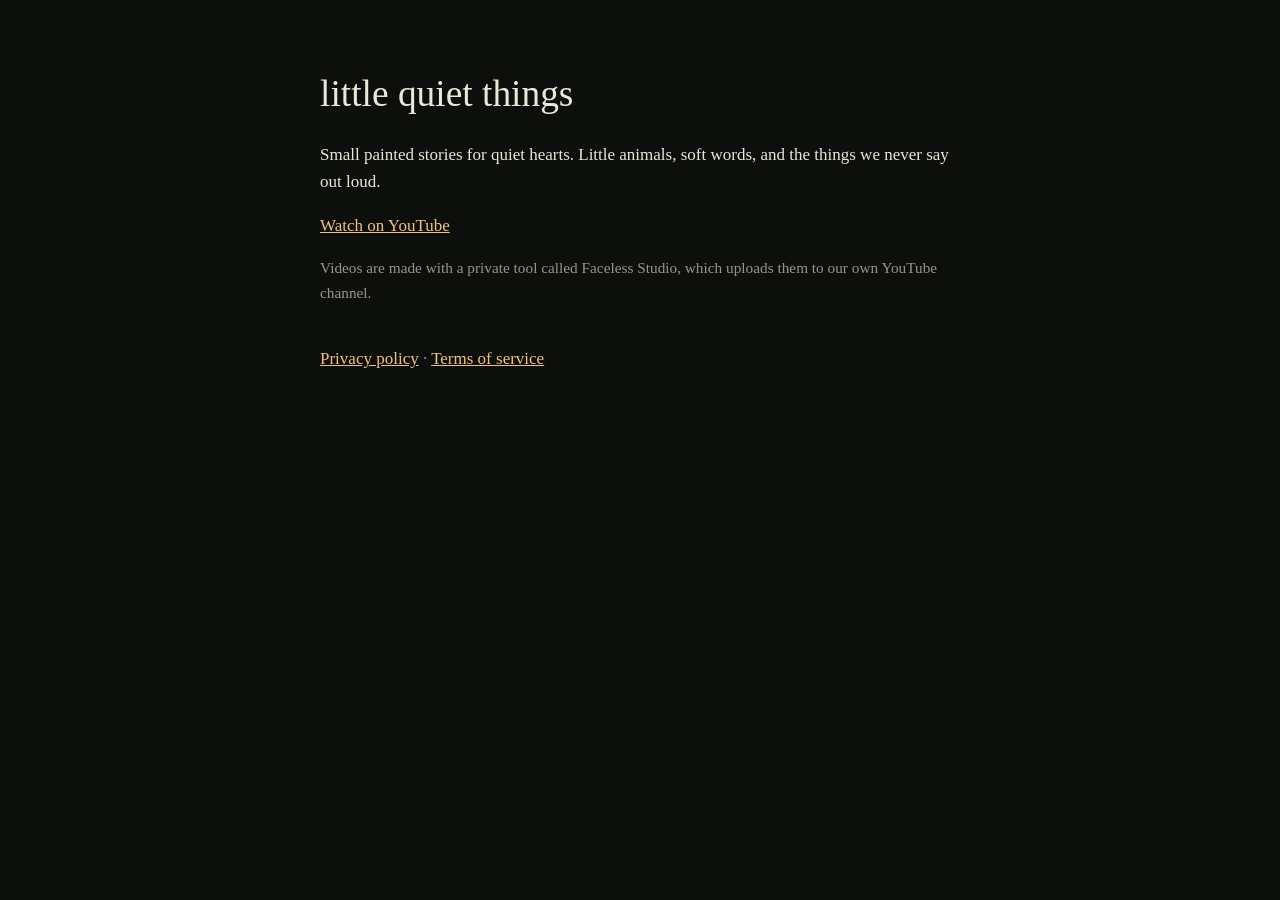
<file: index.html>
<!doctype html>
<html lang="en">
<head>
<meta charset="utf-8">
<meta name="viewport" content="width=device-width, initial-scale=1">
<title>Little Quiet Things</title>
<link rel="stylesheet" href="style.css">
</head>
<body>
<main>
  <h1>little quiet things</h1>
  <p>Small painted stories for quiet hearts. Little animals, soft words, and the things we never say out loud.</p>
  <p><a href="https://www.youtube.com/@thelittlequietthings">Watch on YouTube</a></p>
  <p class="small">Videos are made with a private tool called Faceless Studio, which uploads them to our own YouTube channel.</p>
  <nav><a href="privacy.html">Privacy policy</a> · <a href="terms.html">Terms of service</a></nav>
</main>
</body>
</html>
</file>
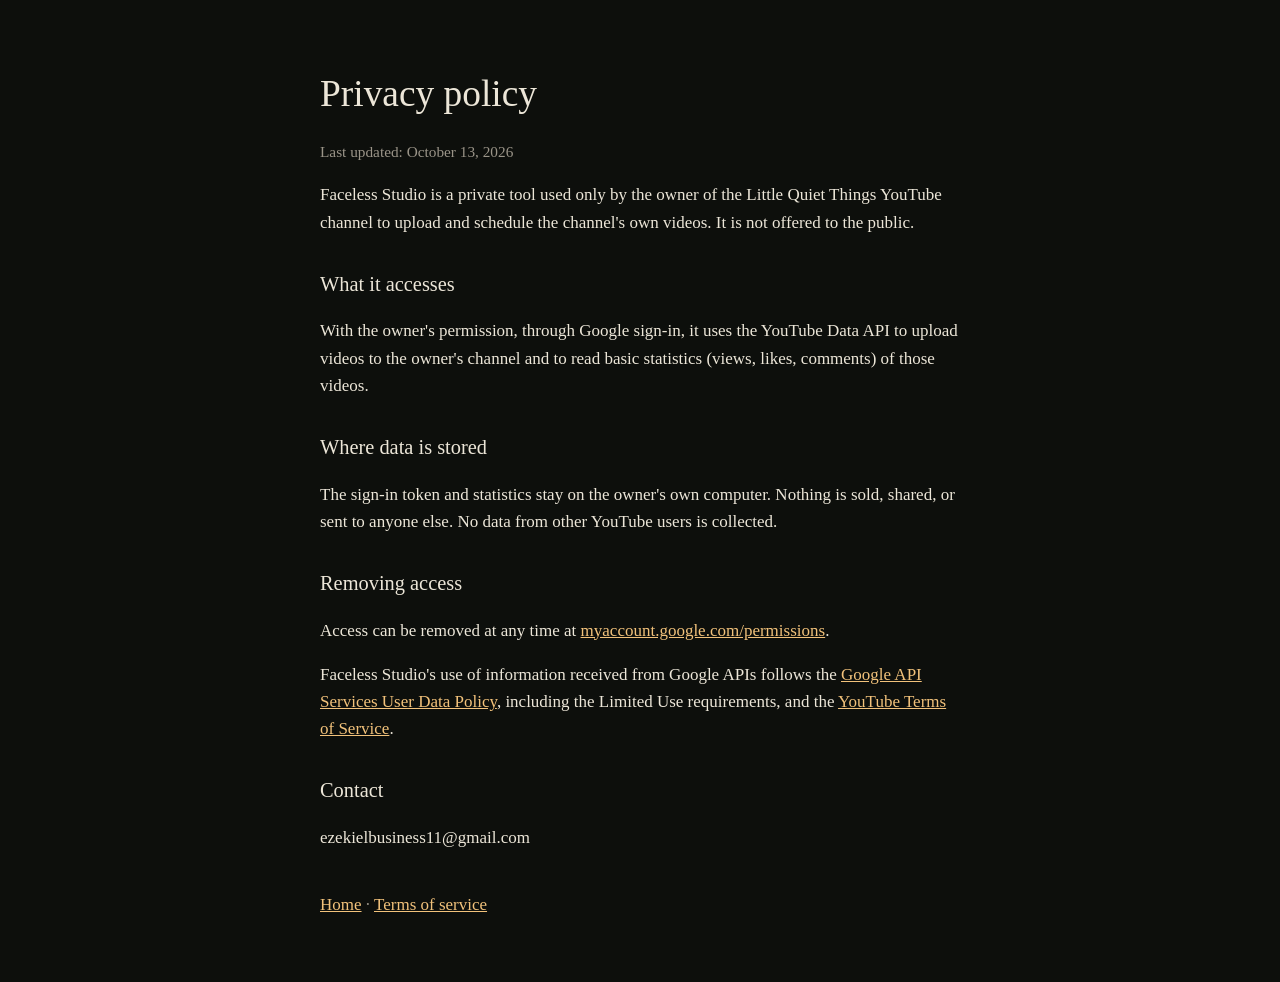
<file: privacy.html>
<!doctype html>
<html lang="en">
<head>
<meta charset="utf-8">
<meta name="viewport" content="width=device-width, initial-scale=1">
<title>Privacy Policy · Little Quiet Things</title>
<link rel="stylesheet" href="style.css">
</head>
<body>
<main>
  <h1>Privacy policy</h1>
  <p class="small">Last updated: October 13, 2026</p>
  <p>Faceless Studio is a private tool used only by the owner of the Little Quiet Things YouTube channel to upload
     and schedule the channel's own videos. It is not offered to the public.</p>
  <h2>What it accesses</h2>
  <p>With the owner's permission, through Google sign-in, it uses the YouTube Data API to upload videos to the
     owner's channel and to read basic statistics (views, likes, comments) of those videos.</p>
  <h2>Where data is stored</h2>
  <p>The sign-in token and statistics stay on the owner's own computer. Nothing is sold, shared, or sent to
     anyone else. No data from other YouTube users is collected.</p>
  <h2>Removing access</h2>
  <p>Access can be removed at any time at
     <a href="https://myaccount.google.com/permissions">myaccount.google.com/permissions</a>.</p>
  <p>Faceless Studio's use of information received from Google APIs follows the
     <a href="https://developers.google.com/terms/api-services-user-data-policy">Google API Services User Data Policy</a>,
     including the Limited Use requirements, and the
     <a href="https://www.youtube.com/t/terms">YouTube Terms of Service</a>.</p>
  <h2>Contact</h2>
  <p>ezekielbusiness11@gmail.com</p>
  <nav><a href="index.html">Home</a> · <a href="terms.html">Terms of service</a></nav>
</main>
</body>
</html>
</file>
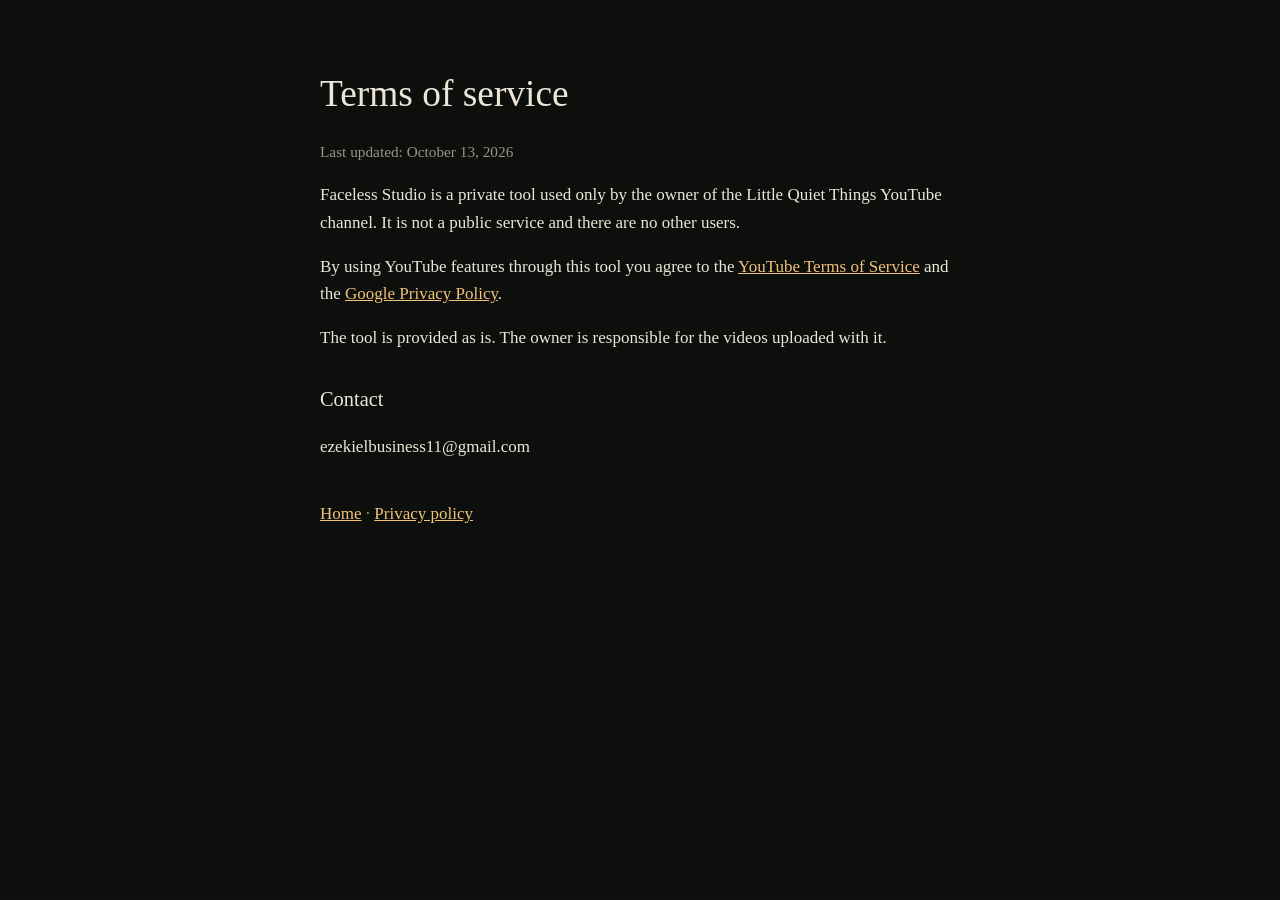
<file: terms.html>
<!doctype html>
<html lang="en">
<head>
<meta charset="utf-8">
<meta name="viewport" content="width=device-width, initial-scale=1">
<title>Terms of Service · Little Quiet Things</title>
<link rel="stylesheet" href="style.css">
</head>
<body>
<main>
  <h1>Terms of service</h1>
  <p class="small">Last updated: October 13, 2026</p>
  <p>Faceless Studio is a private tool used only by the owner of the Little Quiet Things YouTube channel. It is not
     a public service and there are no other users.</p>
  <p>By using YouTube features through this tool you agree to the
     <a href="https://www.youtube.com/t/terms">YouTube Terms of Service</a> and the
     <a href="https://policies.google.com/privacy">Google Privacy Policy</a>.</p>
  <p>The tool is provided as is. The owner is responsible for the videos uploaded with it.</p>
  <h2>Contact</h2>
  <p>ezekielbusiness11@gmail.com</p>
  <nav><a href="index.html">Home</a> · <a href="privacy.html">Privacy policy</a></nav>
</main>
</body>
</html>
</file>
<file: style.css>
:root { color-scheme: dark; }
body { margin: 0; background: #0d0f0c; color: #ece6d8; font: 17px/1.6 Georgia, serif; }
main { max-width: 640px; margin: 0 auto; padding: 64px 20px; }
h1 { font-weight: normal; font-size: 2.2em; margin: 0 0 16px; }
h2 { font-weight: normal; font-size: 1.2em; margin-top: 32px; }
a { color: #f2c27b; }
.small { color: #9a9488; font-size: .9em; }
nav { margin-top: 40px; color: #9a9488; }
</file>
